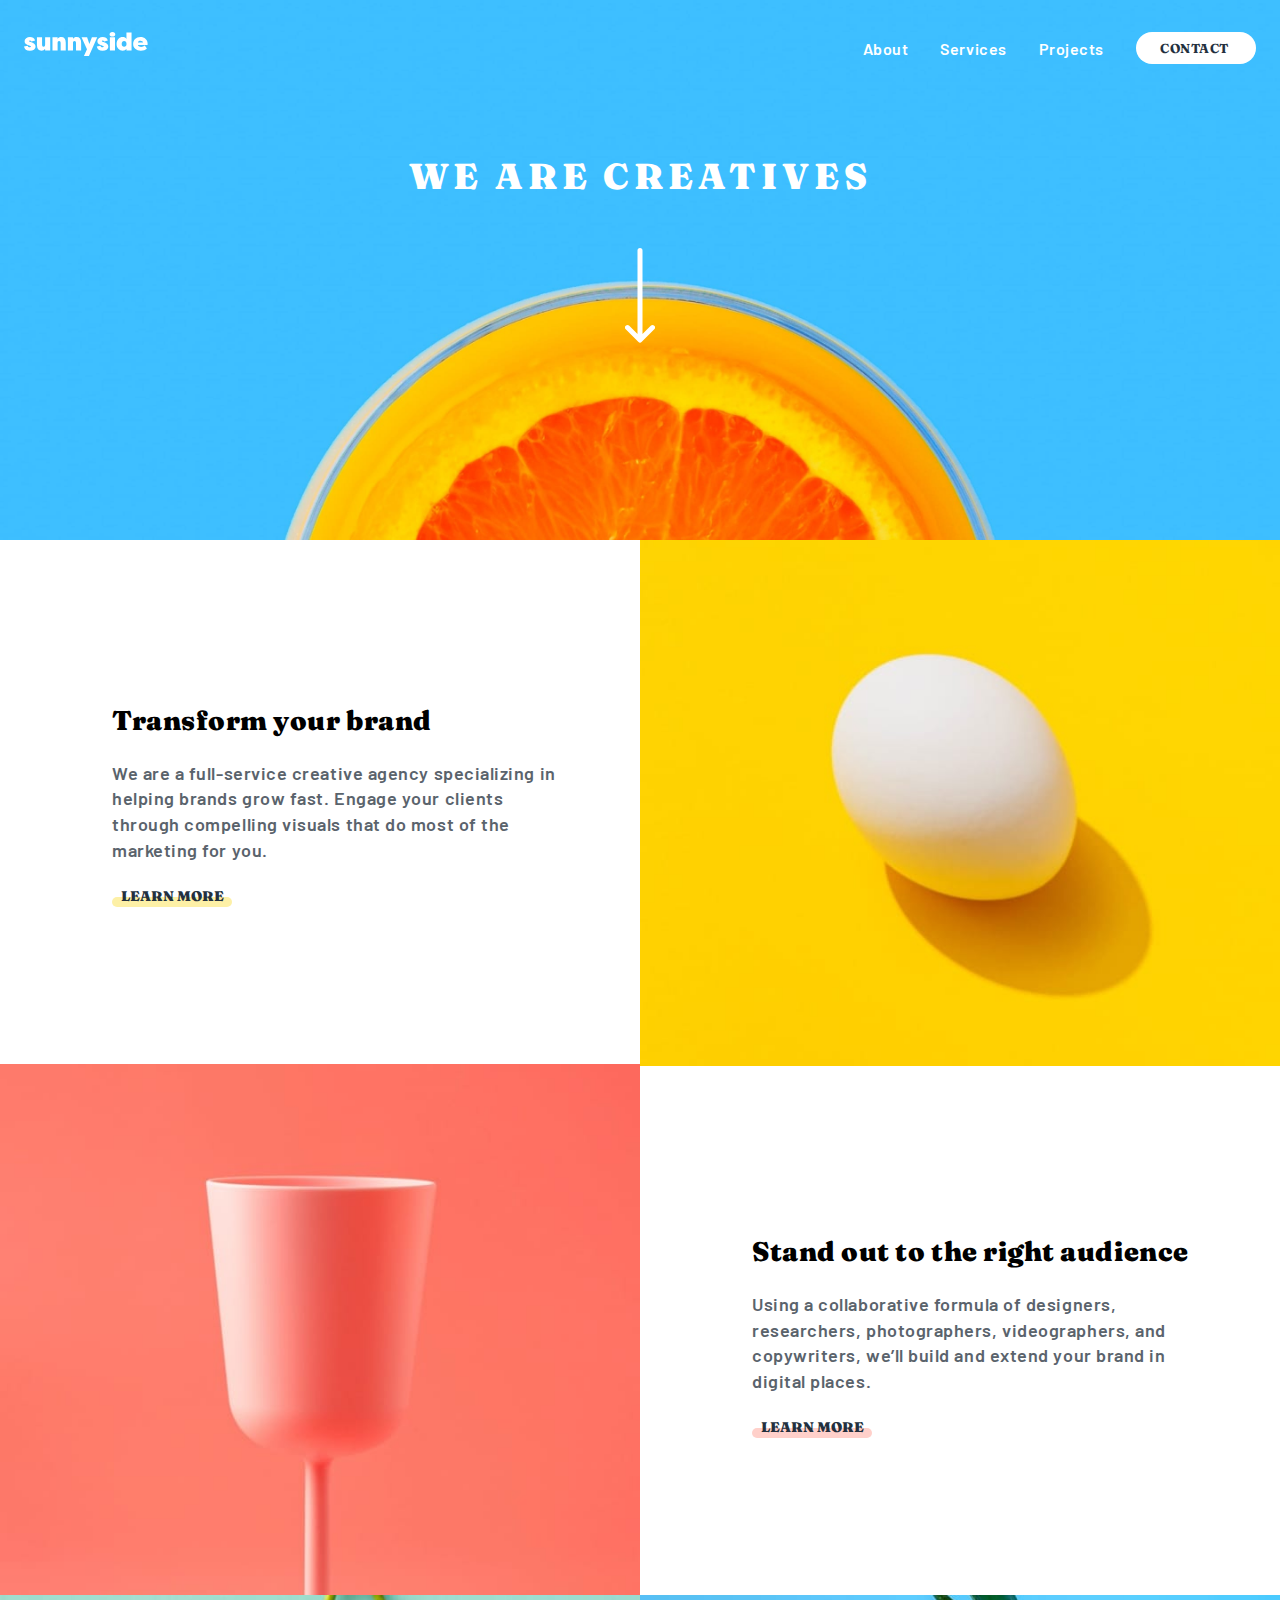
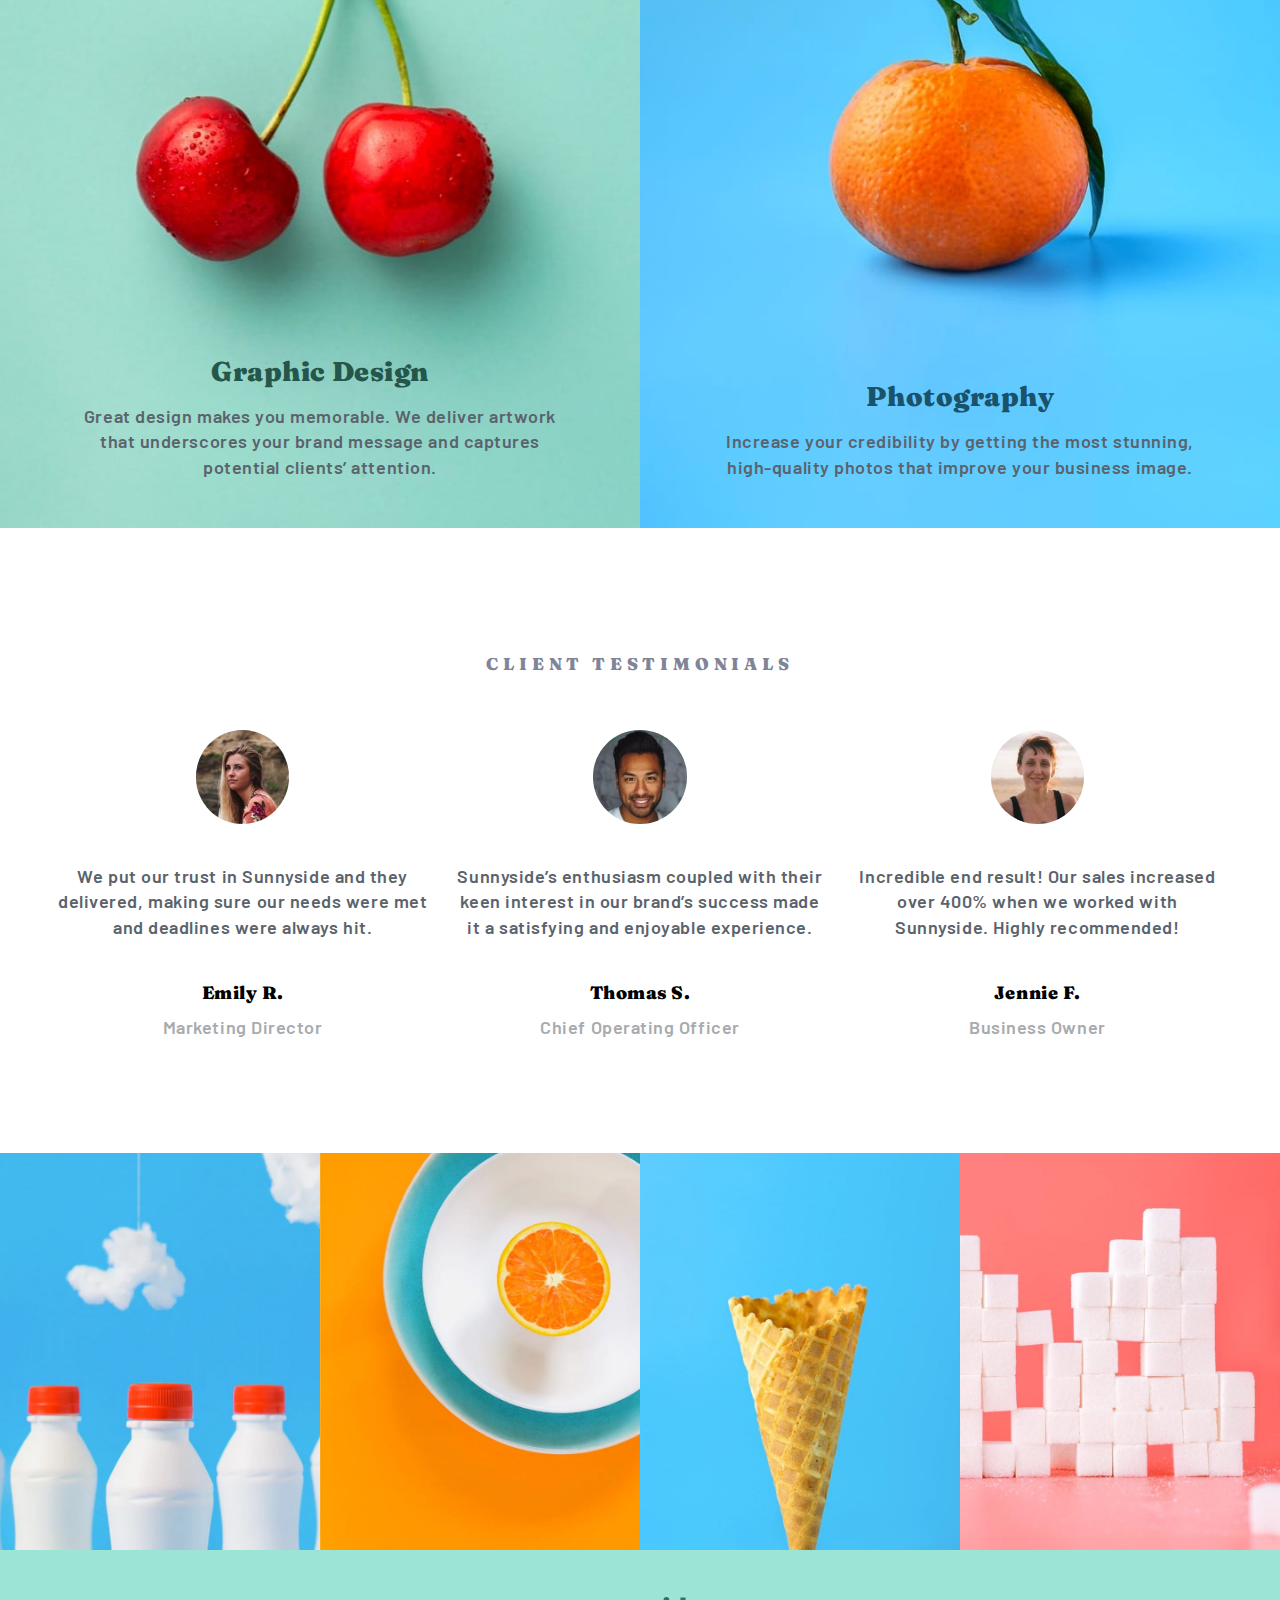
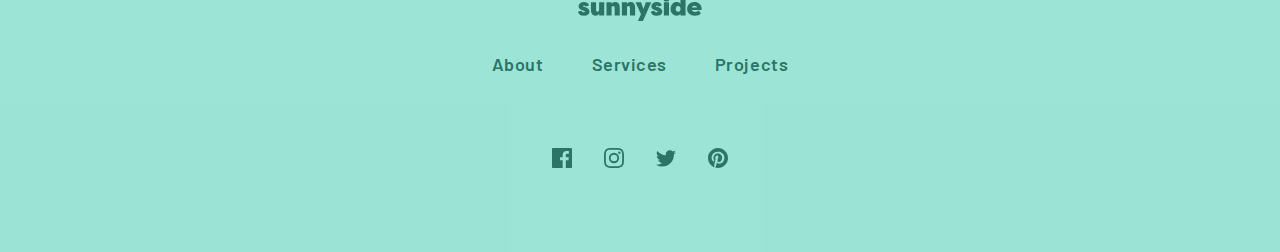
<file: index.html>
<!DOCTYPE html>
<html lang="en">
  <head>
    <meta charset="UTF-8" />
    <meta name="author" content="Victoria Tuady" />
    <meta name="viewport" content="width=device-width, initial-scale=1.0" />
    <meta
      name="description"
      content="The Frontend Mentor Sunnyside Agency Landing Page"
    />
    <title>Frontend Mentor | Sunnyside agency landing page</title>
    <link
      rel="icon"
      href="assets/images/favicon-32x32.png"
      type="image/png"
      sizes="32x32"
    />
    <link rel="stylesheet" href="css/style.css" />
    <script defer src="js/main.js"></script>
  </head>
  <body>
    <header>
      <div class="header">
        <div class="header-section">
          <div>
            <div class="header-nav">
              <img src="assets/images/logo.svg" alt="logo" />
              <img
                id="hamburger"
                src="assets/images/icon-hamburger.svg"
                alt="icon-hamburger"
              />
            </div>
          </div>
          <nav class="nav">
            <ul>
              <li><a href="#about">About</a></li>
              <li><a href="#">Services</a></li>
              <li><a href="#">Projects</a></li>
              <li id="contact"><a href="contacts.html">Contact</a></li>
            </ul>
          </nav>
        </div>

        <div class="hero">
          <h1>We Are Creatives</h1>
          <img src="assets/images/icon-arrow-down.svg" alt="icon-arrow-down" />
        </div>
      </div>
    </header>
    <main>
      <div class="main" id="about">
        <div class="main-about grid-item1">
          <picture>
            <source
              media="(max-width: 1023px)"
              srcset="assets/images/mobile/image-transform.jpg"
            />
            <source
              media="(min-width: 1024px)"
              srcset="assets/images/desktop/image-transform.jpg"
            />
            <img
              src="assets/images/mobile/image-transform.jpg"
              alt="image-transform"
            />
          </picture>
          <div class="main-text grid-item2">
            <h2>Transform your brand</h2>
            <p>
              We are a full-service creative agency specializing in helping
              brands grow fast. Engage your clients through compelling visuals
              that do most of the marketing for you.
            </p>
            <button class="btn" id="btn1">Learn more</button>
          </div>
        </div>
        <div class="main-about main-about2">
          <picture>
            <source
              media="(max-width: 1023px)"
              srcset="assets/images/mobile/image-stand-out.jpg"
            />
            <source
              media="(min-width: 1024px)"
              srcset="assets/images/desktop/image-stand-out.jpg"
            />
            <img
              src="assets/images/mobile/image-stand-out.jpg"
              alt="image-stand-out"
            />
          </picture>
          <div class="main-text">
            <h2>Stand out to the right audience</h2>
            <p>
              Using a collaborative formula of designers, researchers,
              photographers, videographers, and copywriters, we’ll build and
              extend your brand in digital places.
            </p>
            <button class="btn" id="btn2">Learn more</button>
          </div>
        </div>

        <section class="main-fruityBg">
          <div class="main-fruity">
            <picture>
              <source
                media="(max-width: 1023px)"
                srcset="assets/images/mobile/image-graphic-design.jpg"
              />
              <source
                media="(min-width: 1024px)"
                srcset="assets/images/desktop/image-graphic-design.jpg"
              />
              <img
                src="assets/images/mobile/image-graphic-design.jpg"
                alt="image-stand-out"
              />
            </picture>
            <div class="text-on-image cyan-color">
              <h2>Graphic Design</h2>
              <p>
                Great design makes you memorable. We deliver artwork that
                underscores your brand message and captures potential clients’
                attention.
              </p>
            </div>
          </div>
          <div class="main-fruity main-fruity2">
            <picture>
              <source
                media="(max-width: 1023px)"
                srcset="assets/images/mobile/image-photography.jpg"
              />
              <source
                media="(min-width: 1024px)"
                srcset="assets/images/desktop/image-photography.jpg"
              />
              <img
                src="assets/images/mobile/image-photography.jpg"
                alt="image-stand-out"
              />
            </picture>
            <div class="text-on-image blue-color">
              <h2>Photography</h2>
              <p>
                Increase your credibility by getting the most stunning,
                high-quality photos that improve your business image.
              </p>
            </div>
          </div>
        </section>
        <section class="testimonial-section">
          <h3>Client Testimonials</h3>
          <div class="testimonials">
            <div>
              <div class="testimonial-profile">
                <img src="assets/images/image-emily.jpg" alt="image-emily" />

                <p>
                  We put our trust in Sunnyside and they delivered, making sure
                  our needs were met and deadlines were always hit.
                </p>
              </div>

              <div class="client-info">
                <h4>Emily R.</h4>
                <p>Marketing Director</p>
              </div>
            </div>

            <div>
              <div class="testimonial-profile">
                <img src="assets/images/image-thomas.jpg" alt="image-thomas" />
                <p>
                  Sunnyside’s enthusiasm coupled with their keen interest in our
                  brand’s success made it a satisfying and enjoyable experience.
                </p>
              </div>
              <div class="client-info">
                <h4>Thomas S.</h4>
                <p>Chief Operating Officer</p>
              </div>
            </div>

            <div>
              <div class="testimonial-profile">
                <img src="assets/images/image-jennie.jpg" alt="image-jennie" />
                <p>
                  Incredible end result! Our sales increased over 400% when we
                  worked with Sunnyside. Highly recommended!
                </p>
              </div>
              <div class="client-info">
                <h4>Jennie F.</h4>
                <p>Business Owner</p>
              </div>
            </div>
          </div>
        </section>
      </div>
      <section class="pictures">
        <picture>
          <source
            media="(max-width: 1023px)"
            srcset="assets/images/mobile/image-gallery-milkbottles.jpg"
          />
          <source
            media="(min-width: 1024px)"
            srcset="assets/images/desktop/image-gallery-milkbottles.jpg"
          />
          <img
            src="assets/images/mobile/image-gallery-milkbottles.jpg"
            alt="image-gallery-milkbottles"
          />
        </picture>
        <picture>
          <source
            media="(max-width: 1023px)"
            srcset="assets/images/mobile/image-gallery-orange.jpg"
          />
          <source
            media="(min-width: 1024px)"
            srcset="assets/images/desktop/image-gallery-orange.jpg"
          />
          <img
            src="assets/images/mobile/image-gallery-orange.jpg"
            alt="image-gallery-orange"
          />
        </picture>
        <picture>
          <source
            media="(max-width: 1023px)"
            srcset="assets/images/mobile/image-gallery-cone.jpg"
          />
          <source
            media="(min-width: 1024px)"
            srcset="assets/images/desktop/image-gallery-cone.jpg"
          />
          <img
            src="assets/images/mobile/image-gallery-cone.jpg"
            alt="image-gallery-cone"
          />
        </picture>
        <picture>
          <source
            media="(max-width: 1023px)"
            srcset="assets/images/mobile/image-gallery-sugar-cubes.jpg"
          />
          <source
            media="(min-width: 1024px)"
            srcset="assets/images/desktop/image-gallery-sugarcubes.jpg"
          />
          <img
            src="assets/images/mobile/image-gallery-sugar-cubes.jpg"
            alt="image-gallery-sugar-cubes"
          />
        </picture>
      </section>
    </main>
    <footer>
      <svg width="124" height="24" xmlns="http://www.w3.org/2000/svg">
        <path
          d="M5.857 18.708c1.638 0 2.995-.36 4.07-1.08 1.075-.721 1.613-1.769 1.613-3.144-.083-1.855-1.464-3.246-4.144-4.173l-1.44-.597c-.314-.1-.538-.198-.67-.298a.45.45 0 01-.198-.373c0-.414.273-.62.819-.62.678 0 1.182.347 1.513 1.043l3.698-1.044c-.893-2.22-2.614-3.329-5.162-3.329-1.522 0-2.788.398-3.797 1.193C1.15 7.08.645 8.116.645 9.39c0 .398.058.766.174 1.106.116.34.29.638.521.894.232.257.455.48.67.671.215.19.488.369.82.534.33.166.582.286.756.36.174.075.41.162.707.261l.422.15 1.49.546c.363.133.6.244.707.335a.449.449 0 01.16.36c0 .431-.404.647-1.215.647-1.191 0-1.903-.53-2.134-1.59L0 14.509c.463 2.8 2.416 4.2 5.857 4.2zm11.636 0c1.638 0 2.845-.63 3.623-1.888v1.615h5.112V5.366h-5.112v7.156c0 1.474-.505 2.21-1.514 2.21-1.026 0-1.539-.736-1.539-2.21V5.366h-5.112v7.653c0 3.793 1.514 5.69 4.542 5.69zm16.103-.273V11.28c0-1.475.504-2.212 1.513-2.212 1.026 0 1.54.737 1.54 2.212v7.155h5.111v-7.652c0-3.793-1.513-5.69-4.541-5.69-1.638 0-2.846.63-3.623 1.888V5.366h-5.113v13.069h5.113zm15.383 0V11.28c0-1.475.504-2.212 1.514-2.212 1.025 0 1.538.737 1.538 2.212v7.155h5.113v-7.652c0-3.793-1.514-5.69-4.542-5.69-1.638 0-2.846.63-3.623 1.888V5.366h-5.113v13.069h5.113zM64.958 24l8.289-18.634H67.91l-2.532 6.684-2.258-6.684h-5.584l5.435 11.802L59.944 24h5.014zm13.67-5.292c1.638 0 2.995-.36 4.07-1.08 1.076-.721 1.614-1.769 1.614-3.144-.083-1.855-1.465-3.246-4.145-4.173l-1.44-.597c-.314-.1-.537-.198-.67-.298a.45.45 0 01-.198-.373c0-.414.273-.62.819-.62.678 0 1.183.347 1.514 1.043l3.698-1.044c-.894-2.22-2.614-3.329-5.162-3.329-1.522 0-2.788.398-3.797 1.193-1.01.795-1.514 1.83-1.514 3.105 0 .398.058.766.173 1.106.116.34.29.638.522.894.231.257.455.48.67.671.215.19.488.369.819.534.33.166.583.286.757.36.173.075.41.162.707.261l.422.15 1.489.546c.364.133.6.244.707.335a.449.449 0 01.161.36c0 .431-.405.647-1.216.647-1.19 0-1.902-.53-2.134-1.59l-3.723.844c.464 2.8 2.416 4.2 5.857 4.2zm9.8-14.137c.91 0 1.613-.215 2.11-.646.495-.43.744-.977.744-1.64 0-.678-.24-1.23-.72-1.651C90.082.21 89.371 0 88.428 0c-.943 0-1.655.211-2.135.634-.48.422-.72.973-.72 1.652 0 .662.249 1.209.745 1.64.497.43 1.2.645 2.11.645zm2.556 13.864V5.366H85.87v13.069h5.113zm7.74.273c1.737 0 2.977-.63 3.722-1.888v1.615h5.112V.472h-5.112v6.534c-.745-1.275-1.985-1.913-3.723-1.913-1.753 0-3.214.642-4.38 1.926-1.166 1.283-1.75 2.91-1.75 4.882 0 1.97.584 3.598 1.75 4.882 1.166 1.283 2.627 1.925 4.38 1.925zm1.39-3.9c-.729 0-1.312-.274-1.75-.82-.439-.547-.658-1.243-.658-2.087 0-.845.215-1.54.645-2.087.447-.547 1.034-.82 1.762-.82s1.311.273 1.75.82c.438.546.657 1.242.657 2.087 0 .844-.219 1.54-.657 2.087-.439.546-1.022.82-1.75.82zm16.698 3.9c2.597 0 4.624-.754 6.08-2.26l-2.11-2.833c-1.042.845-2.217 1.267-3.524 1.267-.992 0-1.799-.224-2.42-.67-.62-.448-.93-.879-.93-1.293h9.604c.083-.298.124-.687.124-1.167 0-2.054-.674-3.677-2.022-4.87-1.349-1.193-3.073-1.789-5.175-1.789-2.25 0-4.028.671-5.335 2.013-1.307 1.341-1.961 2.956-1.961 4.844 0 1.938.69 3.549 2.072 4.833 1.382 1.283 3.247 1.925 5.597 1.925zm2.208-8.149h-5.112c.033-.613.298-1.08.794-1.404.496-.323 1.084-.484 1.762-.484.678 0 1.266.165 1.762.497.497.331.761.795.794 1.391z"
          fill="#2c7566"
          fill-rule="nonzero"
        />
      </svg>

      <div class="footer-list">
        <ul>
          <li><a href="#about">About</a></li>
          <li><a href="#">Services</a></li>
          <li><a href="#">Projects</a></li>
        </ul>
      </div>

      <div class="footer-socials">
        <a href="https://www.facebook.com/" target="_blank">
          <svg width="20" height="20" xmlns="http://www.w3.org/2000/svg">
            <path
              d="M18.896 0H1.104C.494 0 0 .494 0 1.104v17.793C0 19.506.494 20 1.104 20h9.58v-7.745H8.076V9.237h2.606V7.01c0-2.583 1.578-3.99 3.883-3.99 1.104 0 2.052.082 2.329.119v2.7h-1.598c-1.254 0-1.496.597-1.496 1.47v1.928h2.989l-.39 3.018h-2.6V20h5.098c.608 0 1.102-.494 1.102-1.104V1.104C20 .494 19.506 0 18.896 0z"
              fill-rule="nonzero"
            />
          </svg>
        </a>

        <a href="https://www.instagram.com/" target="_blank">
          <svg width="20" height="20" xmlns="http://www.w3.org/2000/svg">
            <path
              d="M10 1.802c2.67 0 2.987.01 4.042.059 2.71.123 3.975 1.409 4.099 4.099.048 1.054.057 1.37.057 4.04 0 2.672-.01 2.988-.057 4.042-.124 2.687-1.387 3.975-4.1 4.099-1.054.048-1.37.058-4.041.058-2.67 0-2.987-.01-4.04-.058-2.718-.124-3.977-1.416-4.1-4.1-.048-1.054-.058-1.37-.058-4.041 0-2.67.01-2.986.058-4.04.124-2.69 1.387-3.977 4.1-4.1 1.054-.048 1.37-.058 4.04-.058zM10 0C7.284 0 6.944.012 5.877.06 2.246.227.227 2.242.061 5.877.01 6.944 0 7.284 0 10s.012 3.057.06 4.123c.167 3.632 2.182 5.65 5.817 5.817 1.067.048 1.407.06 4.123.06s3.057-.012 4.123-.06c3.629-.167 5.652-2.182 5.816-5.817.05-1.066.061-1.407.061-4.123s-.012-3.056-.06-4.122C19.777 2.249 17.76.228 14.124.06 13.057.01 12.716 0 10 0zm0 4.865a5.135 5.135 0 100 10.27 5.135 5.135 0 000-10.27zm0 8.468a3.333 3.333 0 110-6.666 3.333 3.333 0 010 6.666zm5.338-9.87a1.2 1.2 0 100 2.4 1.2 1.2 0 000-2.4z"
              fill-rule="nonzero"
            />
          </svg>
        </a>

        <a href="https://x.com" target="_blank">
          <svg width="20" height="17" xmlns="http://www.w3.org/2000/svg">
            <path
              d="M20 2.172a8.192 8.192 0 01-2.357.646 4.11 4.11 0 001.805-2.27 8.22 8.22 0 01-2.606.996A4.096 4.096 0 0013.847.248c-2.65 0-4.596 2.472-3.998 5.037A11.648 11.648 0 011.392 1a4.109 4.109 0 001.27 5.478 4.086 4.086 0 01-1.858-.513c-.045 1.9 1.318 3.679 3.291 4.075a4.113 4.113 0 01-1.853.07 4.106 4.106 0 003.833 2.849A8.25 8.25 0 010 14.658a11.616 11.616 0 006.29 1.843c7.618 0 11.923-6.434 11.663-12.205A8.354 8.354 0 0020 2.172z"
              fill-rule="nonzero"
            />
          </svg>
        </a>

        <a href="https://www.pinterest.com/" target="_blank">
          <svg width="20" height="20" xmlns="http://www.w3.org/2000/svg">
            <path
              d="M10 0C4.477 0 0 4.477 0 10c0 4.237 2.636 7.855 6.356 9.312-.088-.791-.167-2.005.035-2.868.181-.78 1.172-4.97 1.172-4.97s-.299-.6-.299-1.486c0-1.39.806-2.428 1.81-2.428.852 0 1.264.64 1.264 1.408 0 .858-.546 2.14-.828 3.33-.236.995.5 1.807 1.48 1.807 1.778 0 3.144-1.874 3.144-4.58 0-2.393-1.72-4.068-4.176-4.068-2.845 0-4.516 2.135-4.516 4.34 0 .859.331 1.781.745 2.281a.3.3 0 01.069.288l-.278 1.133c-.044.183-.145.223-.335.134-1.249-.581-2.03-2.407-2.03-3.874 0-3.154 2.292-6.052 6.608-6.052 3.469 0 6.165 2.473 6.165 5.776 0 3.447-2.173 6.22-5.19 6.22-1.013 0-1.965-.525-2.291-1.148l-.623 2.378c-.226.869-.835 1.958-1.244 2.621.937.29 1.931.446 2.962.446 5.523 0 10-4.477 10-10S15.523 0 10 0z"
              fill-rule="nonzero"
            />
          </svg>
        </a>
      </div>
    </footer>
  </body>
</html>
</file>
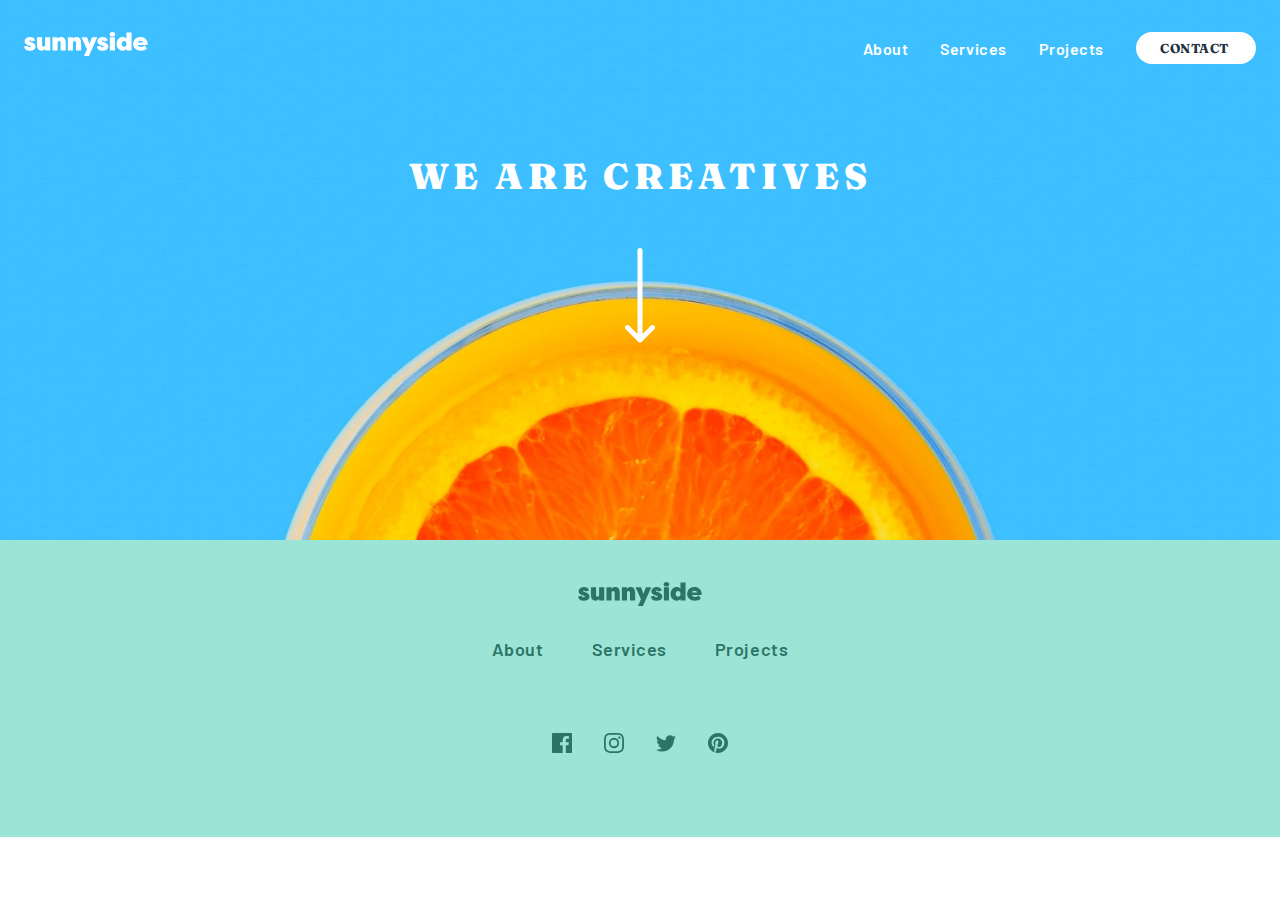
<file: contacts.html>
<!DOCTYPE html>
<html lang="en">
  <head>
    <meta charset="UTF-8" />
    <meta name="author" content="Victoria Tuady" />
    <meta name="viewport" content="width=device-width, initial-scale=1.0" />
    <meta
      name="description"
      content="Contact informaction for the Frontend Mentor Sunnyside Agency Landing Page"
    />
    <title>Frontend Mentor | Sunnyside agency landing page</title>
    <link
      rel="icon"
      href="assets/images/favicon-32x32.png"
      type="image/png"
      sizes="32x32"
    />
    <link rel="stylesheet" href="css/style.css" />
    <script defer src="js/main.js"></script>
  </head>
  <body>
    <header>
      <div class="header">
        <div class="header-section">
          <div>
            <div class="header-nav">
              <img src="assets/images/logo.svg" alt="logo" />
              <img
                id="hamburger"
                src="assets/images/icon-hamburger.svg"
                alt="icon-hamburger"
              />
            </div>
          </div>
          <nav class="nav">
            <ul>
              <li><a href="/index.html#about">About</a></li>
              <li><a href="#">Services</a></li>
              <li><a href="#">Projects</a></li>
              <li id="contact"><a href="contacts.html">Contact</a></li>
            </ul>
          </nav>
        </div>

        <div class="hero">
          <h1>We Are Creatives</h1>
          <img src="assets/images/icon-arrow-down.svg" alt="icon-arrow-down" />
        </div>
      </div>
    </header>
    <main></main>
    <footer>
      <svg width="124" height="24" xmlns="http://www.w3.org/2000/svg">
        <path
          d="M5.857 18.708c1.638 0 2.995-.36 4.07-1.08 1.075-.721 1.613-1.769 1.613-3.144-.083-1.855-1.464-3.246-4.144-4.173l-1.44-.597c-.314-.1-.538-.198-.67-.298a.45.45 0 01-.198-.373c0-.414.273-.62.819-.62.678 0 1.182.347 1.513 1.043l3.698-1.044c-.893-2.22-2.614-3.329-5.162-3.329-1.522 0-2.788.398-3.797 1.193C1.15 7.08.645 8.116.645 9.39c0 .398.058.766.174 1.106.116.34.29.638.521.894.232.257.455.48.67.671.215.19.488.369.82.534.33.166.582.286.756.36.174.075.41.162.707.261l.422.15 1.49.546c.363.133.6.244.707.335a.449.449 0 01.16.36c0 .431-.404.647-1.215.647-1.191 0-1.903-.53-2.134-1.59L0 14.509c.463 2.8 2.416 4.2 5.857 4.2zm11.636 0c1.638 0 2.845-.63 3.623-1.888v1.615h5.112V5.366h-5.112v7.156c0 1.474-.505 2.21-1.514 2.21-1.026 0-1.539-.736-1.539-2.21V5.366h-5.112v7.653c0 3.793 1.514 5.69 4.542 5.69zm16.103-.273V11.28c0-1.475.504-2.212 1.513-2.212 1.026 0 1.54.737 1.54 2.212v7.155h5.111v-7.652c0-3.793-1.513-5.69-4.541-5.69-1.638 0-2.846.63-3.623 1.888V5.366h-5.113v13.069h5.113zm15.383 0V11.28c0-1.475.504-2.212 1.514-2.212 1.025 0 1.538.737 1.538 2.212v7.155h5.113v-7.652c0-3.793-1.514-5.69-4.542-5.69-1.638 0-2.846.63-3.623 1.888V5.366h-5.113v13.069h5.113zM64.958 24l8.289-18.634H67.91l-2.532 6.684-2.258-6.684h-5.584l5.435 11.802L59.944 24h5.014zm13.67-5.292c1.638 0 2.995-.36 4.07-1.08 1.076-.721 1.614-1.769 1.614-3.144-.083-1.855-1.465-3.246-4.145-4.173l-1.44-.597c-.314-.1-.537-.198-.67-.298a.45.45 0 01-.198-.373c0-.414.273-.62.819-.62.678 0 1.183.347 1.514 1.043l3.698-1.044c-.894-2.22-2.614-3.329-5.162-3.329-1.522 0-2.788.398-3.797 1.193-1.01.795-1.514 1.83-1.514 3.105 0 .398.058.766.173 1.106.116.34.29.638.522.894.231.257.455.48.67.671.215.19.488.369.819.534.33.166.583.286.757.36.173.075.41.162.707.261l.422.15 1.489.546c.364.133.6.244.707.335a.449.449 0 01.161.36c0 .431-.405.647-1.216.647-1.19 0-1.902-.53-2.134-1.59l-3.723.844c.464 2.8 2.416 4.2 5.857 4.2zm9.8-14.137c.91 0 1.613-.215 2.11-.646.495-.43.744-.977.744-1.64 0-.678-.24-1.23-.72-1.651C90.082.21 89.371 0 88.428 0c-.943 0-1.655.211-2.135.634-.48.422-.72.973-.72 1.652 0 .662.249 1.209.745 1.64.497.43 1.2.645 2.11.645zm2.556 13.864V5.366H85.87v13.069h5.113zm7.74.273c1.737 0 2.977-.63 3.722-1.888v1.615h5.112V.472h-5.112v6.534c-.745-1.275-1.985-1.913-3.723-1.913-1.753 0-3.214.642-4.38 1.926-1.166 1.283-1.75 2.91-1.75 4.882 0 1.97.584 3.598 1.75 4.882 1.166 1.283 2.627 1.925 4.38 1.925zm1.39-3.9c-.729 0-1.312-.274-1.75-.82-.439-.547-.658-1.243-.658-2.087 0-.845.215-1.54.645-2.087.447-.547 1.034-.82 1.762-.82s1.311.273 1.75.82c.438.546.657 1.242.657 2.087 0 .844-.219 1.54-.657 2.087-.439.546-1.022.82-1.75.82zm16.698 3.9c2.597 0 4.624-.754 6.08-2.26l-2.11-2.833c-1.042.845-2.217 1.267-3.524 1.267-.992 0-1.799-.224-2.42-.67-.62-.448-.93-.879-.93-1.293h9.604c.083-.298.124-.687.124-1.167 0-2.054-.674-3.677-2.022-4.87-1.349-1.193-3.073-1.789-5.175-1.789-2.25 0-4.028.671-5.335 2.013-1.307 1.341-1.961 2.956-1.961 4.844 0 1.938.69 3.549 2.072 4.833 1.382 1.283 3.247 1.925 5.597 1.925zm2.208-8.149h-5.112c.033-.613.298-1.08.794-1.404.496-.323 1.084-.484 1.762-.484.678 0 1.266.165 1.762.497.497.331.761.795.794 1.391z"
          fill="#2c7566"
          fill-rule="nonzero"
        />
      </svg>
      <div class="footer-list">
        <ul>
          <li><a href="/index.html#about">About</a></li>
          <li><a href="#">Services</a></li>
          <li><a href="#">Projects</a></li>
        </ul>
      </div>
      <div class="footer-socials">
        <a href="https://www.facebook.com/" target="_blank">
          <svg width="20" height="20" xmlns="http://www.w3.org/2000/svg">
            <path
              d="M18.896 0H1.104C.494 0 0 .494 0 1.104v17.793C0 19.506.494 20 1.104 20h9.58v-7.745H8.076V9.237h2.606V7.01c0-2.583 1.578-3.99 3.883-3.99 1.104 0 2.052.082 2.329.119v2.7h-1.598c-1.254 0-1.496.597-1.496 1.47v1.928h2.989l-.39 3.018h-2.6V20h5.098c.608 0 1.102-.494 1.102-1.104V1.104C20 .494 19.506 0 18.896 0z"
              fill-rule="nonzero"
            />
          </svg>
        </a>

        <a href="https://www.instagram.com/" target="_blank">
          <svg width="20" height="20" xmlns="http://www.w3.org/2000/svg">
            <path
              d="M10 1.802c2.67 0 2.987.01 4.042.059 2.71.123 3.975 1.409 4.099 4.099.048 1.054.057 1.37.057 4.04 0 2.672-.01 2.988-.057 4.042-.124 2.687-1.387 3.975-4.1 4.099-1.054.048-1.37.058-4.041.058-2.67 0-2.987-.01-4.04-.058-2.718-.124-3.977-1.416-4.1-4.1-.048-1.054-.058-1.37-.058-4.041 0-2.67.01-2.986.058-4.04.124-2.69 1.387-3.977 4.1-4.1 1.054-.048 1.37-.058 4.04-.058zM10 0C7.284 0 6.944.012 5.877.06 2.246.227.227 2.242.061 5.877.01 6.944 0 7.284 0 10s.012 3.057.06 4.123c.167 3.632 2.182 5.65 5.817 5.817 1.067.048 1.407.06 4.123.06s3.057-.012 4.123-.06c3.629-.167 5.652-2.182 5.816-5.817.05-1.066.061-1.407.061-4.123s-.012-3.056-.06-4.122C19.777 2.249 17.76.228 14.124.06 13.057.01 12.716 0 10 0zm0 4.865a5.135 5.135 0 100 10.27 5.135 5.135 0 000-10.27zm0 8.468a3.333 3.333 0 110-6.666 3.333 3.333 0 010 6.666zm5.338-9.87a1.2 1.2 0 100 2.4 1.2 1.2 0 000-2.4z"
              fill-rule="nonzero"
            />
          </svg>
        </a>

        <a href="https://x.com" target="_blank">
          <svg width="20" height="17" xmlns="http://www.w3.org/2000/svg">
            <path
              d="M20 2.172a8.192 8.192 0 01-2.357.646 4.11 4.11 0 001.805-2.27 8.22 8.22 0 01-2.606.996A4.096 4.096 0 0013.847.248c-2.65 0-4.596 2.472-3.998 5.037A11.648 11.648 0 011.392 1a4.109 4.109 0 001.27 5.478 4.086 4.086 0 01-1.858-.513c-.045 1.9 1.318 3.679 3.291 4.075a4.113 4.113 0 01-1.853.07 4.106 4.106 0 003.833 2.849A8.25 8.25 0 010 14.658a11.616 11.616 0 006.29 1.843c7.618 0 11.923-6.434 11.663-12.205A8.354 8.354 0 0020 2.172z"
              fill-rule="nonzero"
            />
          </svg>
        </a>

        <a href="https://www.pinterest.com/" target="_blank">
          <svg width="20" height="20" xmlns="http://www.w3.org/2000/svg">
            <path
              d="M10 0C4.477 0 0 4.477 0 10c0 4.237 2.636 7.855 6.356 9.312-.088-.791-.167-2.005.035-2.868.181-.78 1.172-4.97 1.172-4.97s-.299-.6-.299-1.486c0-1.39.806-2.428 1.81-2.428.852 0 1.264.64 1.264 1.408 0 .858-.546 2.14-.828 3.33-.236.995.5 1.807 1.48 1.807 1.778 0 3.144-1.874 3.144-4.58 0-2.393-1.72-4.068-4.176-4.068-2.845 0-4.516 2.135-4.516 4.34 0 .859.331 1.781.745 2.281a.3.3 0 01.069.288l-.278 1.133c-.044.183-.145.223-.335.134-1.249-.581-2.03-2.407-2.03-3.874 0-3.154 2.292-6.052 6.608-6.052 3.469 0 6.165 2.473 6.165 5.776 0 3.447-2.173 6.22-5.19 6.22-1.013 0-1.965-.525-2.291-1.148l-.623 2.378c-.226.869-.835 1.958-1.244 2.621.937.29 1.931.446 2.962.446 5.523 0 10-4.477 10-10S15.523 0 10 0z"
              fill-rule="nonzero"
            />
          </svg>
        </a>
      </div>
    </footer>
  </body>
</html>
</file>
<file: css/style.css>
@import url("https://fonts.googleapis.com/css2?family=Barlow:ital,wght@0,100;0,200;0,300;0,400;0,500;0,600;0,700;0,800;0,900;1,100;1,200;1,300;1,400;1,500;1,600;1,700;1,800;1,900&display=swap");
@import url("https://fonts.googleapis.com/css2?family=Fraunces:ital,opsz,wght@0,9..144,100..900;1,9..144,100..900&display=swap");

/* || RESET */
* {
  box-sizing: border-box;
  margin: 0;
  padding: 0;
}

img {
  max-width: 100%;
  height: auto;
}

picture {
  display: block;
  margin-top: -0.45rem;
}

/* || VARIABLES */
:root {
  /* || PRIMARY COLORS */
  --button-red: hsl(7, 99%, 70%);
  --button-yellow: hsl(51, 100%, 49%);
  --footer-BGColor: hsla(168, 57%, 64%, 0.692);

  /* || TEXT COLORS */
  --text-color-cyan: hsl(167, 40%, 24%);
  --text-color-darkBlue: hsl(198, 62%, 26%);
  --header-button-color: hsl(212, 27%, 19%);
  --paragraph-text-color: hsl(213, 9%, 39%);
  --Testimonial-Header-color: hsl(232, 10%, 55%);
  --Testimonial-paragraphText: hsl(210, 4%, 67%);
  --Text-white: hsl(0, 0%, 100%);
  --footer-textColor: #2c7566;
}

/* || GENERAL STYLES */
body {
  font-family: "Fraunces", "Barlow", serif;
  letter-spacing: 0.03em;
  text-align: center;
  font-size: clamp(16px, 5vw, 18px);
}

h1,
h2,
h3,
h4 {
  font-family: "Fraunces", serif;
  font-weight: 900;
}

ul {
  list-style: none;
}

p,
a {
  font-family: "Barlow", serif;
  font-weight: 600;
}

p {
  line-height: 1.6rem;
  color: var(--paragraph-text-color);
}

a:any-link {
  text-decoration: none;
}

button {
  cursor: pointer;
  background: none;
  border: none;
  font-family: "Fraunces", serif;
  text-transform: uppercase;
  font-weight: 900;
  font-size: 14px;
  color: var(--header-button-color);
}

/* || JS TOGGLE CLASS */
.nav.show {
  display: block;
}

#hamburger.opacity {
  opacity: 0.5;
}

/* || HEADER STYLES */
.header {
  background-image: url("../assets/images/mobile/image-header.jpg");
  background-repeat: no-repeat;
  background-position: center;
  background-size: 100%;
  padding: 2rem 1.5rem 0 1.5rem;
  position: relative;
}

.header-nav {
  display: flex;
  align-items: center;
  justify-content: space-between;
}

#hamburger {
  cursor: pointer;
}

.nav::before {
  content: "";
  position: absolute;
  top: -35px;
  right: 0;
  width: 0;
  height: 0;
  border-style: solid;
  border-width: 0 0 20px 20px;
  border-color: transparent transparent #fff;
  margin-top: 1rem;
}

.nav {
  display: none;
  background-color: var(--Text-white);
  position: absolute;
  width: clac(100% - 3rem);
  height: auto;
  left: 1.5rem;
  right: 1.5rem;
  margin-top: 2.5rem;
  padding: 2.5rem 0;
  transform-origin: top center;
  animation: showMenu 0.5s ease-out forwards;
}

@keyframes showMenu {
  0% {
    transform: scaleY(0);
  }

  80% {
    transform: scaleY(1.1);
  }

  100% {
    transform: scaleY(1);
  }
}

.nav ul {
  display: flex;
  align-items: center;
  flex-direction: column;
  gap: 1.5rem;
}

.nav li:hover {
  transform: scale(1.1);
  transition: all 0.3s;
}

.nav a {
  color: var(--paragraph-text-color);
  font-weight: 600;
}

#contact {
  background-color: var(--button-yellow);
  padding: 1rem 1.5rem;
  display: flex;
  align-self: center;
  border-radius: 50px;
  text-transform: uppercase;
}

#contact a {
  font-family: "Fraunces", serif;
  font-size: 13px;
  font-weight: 700;
  color: var(--header-button-color);
}

.hero h1 {
  margin: 5rem 0 3rem 0;
  text-transform: uppercase;
  letter-spacing: 0.3rem;
  color: var(--Text-white);
  line-height: 3rem;
}

.hero img {
  width: 9%;
  padding-bottom: 5rem;
}

/* || MAIN STYLES */
.main {
  max-width: 1400px;
  margin: auto;
}

.main-text {
  margin: 3rem 1.5rem;
  display: flex;
  flex-direction: column;
  gap: 1.5rem;
}

.btn {
  display: grid;
  flex-direction: column;
  justify-content: center;
  margin: auto;
}

.btn::after {
  content: "";
  bottom: -4px;
  right: 10rem;
  width: 0;
  height: 0;
  border-style: solid;
  border-width: 5px 60px 5px 60px;
  border-radius: 10px;
  z-index: -1;
  margin-top: -0.5rem;
}

#btn1::after {
  border-color: hsla(51, 100%, 49%, 0.349);
}

#btn2::after {
  border-color: hsl(7, 99%, 70%, 0.349);
}

#btn1:hover:after {
  border-color: var(--button-yellow);
  transition: border ease-in-out 0.3s;
}

#btn2:hover:after {
  border-color: var(--button-red);
  transition: border ease-in-out 0.3s;
}

.main-fruity {
  position: relative;
}

.text-on-image {
  position: absolute;
  bottom: 10%;
  padding: 0 1.5rem;
  display: flex;
  flex-direction: column;
  gap: 1rem;
}

.text-on-image p {
  font-weight: 600;
}

.cyan-color {
  color: var(--text-color-cyan);
}

.blue-color {
  color: var(--text-color-darkBlue);
}

/* || TESTIMONIAL SECTION STYLES */
.testimonial-section {
  padding: 3.5rem 1.5rem;
}

h3 {
  text-transform: uppercase;
  color: var(--Testimonial-Header-color);
  letter-spacing: 0.3rem;
  font-size: 17px;
  margin-bottom: 3.5rem;
}

.testimonials {
  display: flex;
  flex-direction: column;
  gap: 4rem;
}

.testimonial-profile {
  display: flex;
  flex-direction: column;
  align-items: center;
  gap: 2.5rem;
}

.testimonial-profile img {
  width: 25%;
  border-radius: 50%;
}

.client-info {
  margin-top: 2.5rem;
  display: flex;
  flex-direction: column;
  gap: 0.7rem;
}

.client-info p {
  color: var(--Testimonial-paragraphText);
}

.pictures {
  display: grid;
  grid-template-columns: 1fr 1fr;
}

/* || FOOTER STYLES */
footer {
  margin-top: -0.4rem;
  background-color: var(--footer-BGColor);
  padding: 3rem 1.5rem;

  display: flex;
  flex-direction: column;
  align-items: center;
  justify-content: center;
  gap: 2rem;
}

.footer-list ul {
  display: flex;
  gap: 3rem;
}

.footer-list li:hover {
  transform: scale(1.1);
  transition: all 0.3s;
}

.footer-list a {
  color: var(--footer-textColor);
}

.footer-list a:hover {
  color: var(--Text-white);
  transition: all ease-in-out 0.3s;
}

.footer-socials {
  display: flex;
  align-items: center;
  gap: 2rem;
  cursor: pointer;
  padding-bottom: 2rem;
  margin-top: 2.5rem;
}

.footer-socials svg {
  fill: #2c7566;
}

.footer-socials svg:hover {
  fill: #fff;
  transform: scale(1.2);
  transition: all 0.3s;
}

/* || MEDIA QUERIES */
@media screen and (min-width: 768px) {
  body {
    font-size: clamp(13px, 5vw, 15px);
  }

  /* || HEADER STYLES */
  #hamburger {
    display: none;
  }

  .hero img {
    max-width: 20px;
    padding-bottom: 5rem;
  }

  .hero h1 {
    margin-top: 6rem;
  }

  .nav {
    display: flex;
    background-color: transparent;
    padding: 0;
    margin: 0;
    justify-self: flex-end;
    align-items: center;
    font-size: 16px;
  }

  .nav ul {
    flex-direction: row;
    gap: 2rem;
  }

  .nav li {
    display: flex;
    align-self: center;
  }

  .nav a {
    color: var(--Text-white);
  }

  .nav::before {
    display: none;
  }

  .header-section {
    display: flex;
  }

  #contact {
    width: 120px;
    height: 12px;
    background-color: var(--Text-white);
    align-items: center;
  }

  #contact:hover {
    transform: scale(1.1);
    background-color: #ffffff27;
    transition: all ease-in-out 0.3s;
  }

  #contact:hover a {
    color: aliceblue;
    transition: color ease-in 0.5s;
  }

  /* || MAIN STYLES */
  .main-text {
    margin: 2.5rem 2rem 2.5rem 2.5rem;
    text-align: left;
  }

  .btn {
    margin: unset;
    justify-content: left;
  }

  .main-about,
  .main-fruityBg {
    display: grid;
    grid-template-columns: repeat(2, 1fr);
    gap: none;
    align-items: center;
  }

  .grid-item1 {
    grid-area: 1;
  }

  .grid-item2 {
    grid-area: 1;
  }

  .text-on-image {
    margin: 0 2rem;
  }

  .testimonial-section {
    margin: 4rem 0;
  }

  .testimonials {
    display: grid;
    grid-template-columns: repeat(3, 1fr);
    align-items: start;
    gap: 1.5rem;
    margin: auto;
  }

  .pictures {
    grid-template-columns: repeat(4, 1fr);
  }
}

@media screen and (min-width: 1024px) {
  body {
    font-size: clamp(16px, 5vw, 18px);
  }

  .header {
    background-image: url("../assets/images/desktop/image-header.jpg");
    background-repeat: no-repeat;
    background-position: center;
    background-size: 100%;
  }

  .hero img {
    max-width: 30px;
    margin-bottom: 7rem;
  }

  .main-text {
    margin: 0 5rem 0 7rem;
  }

  .text-on-image {
    margin: 2rem 3rem 0 3rem;
  }

  .testimonial-section {
    margin: 4rem 2rem;
  }
}

@media screen and (min-width: 1440px) {
  body {
    max-width: 1400px;
    margin: auto;
    box-shadow: 0 0 30px rgba(0, 0, 0, 0.2);
  }
}
</file>
